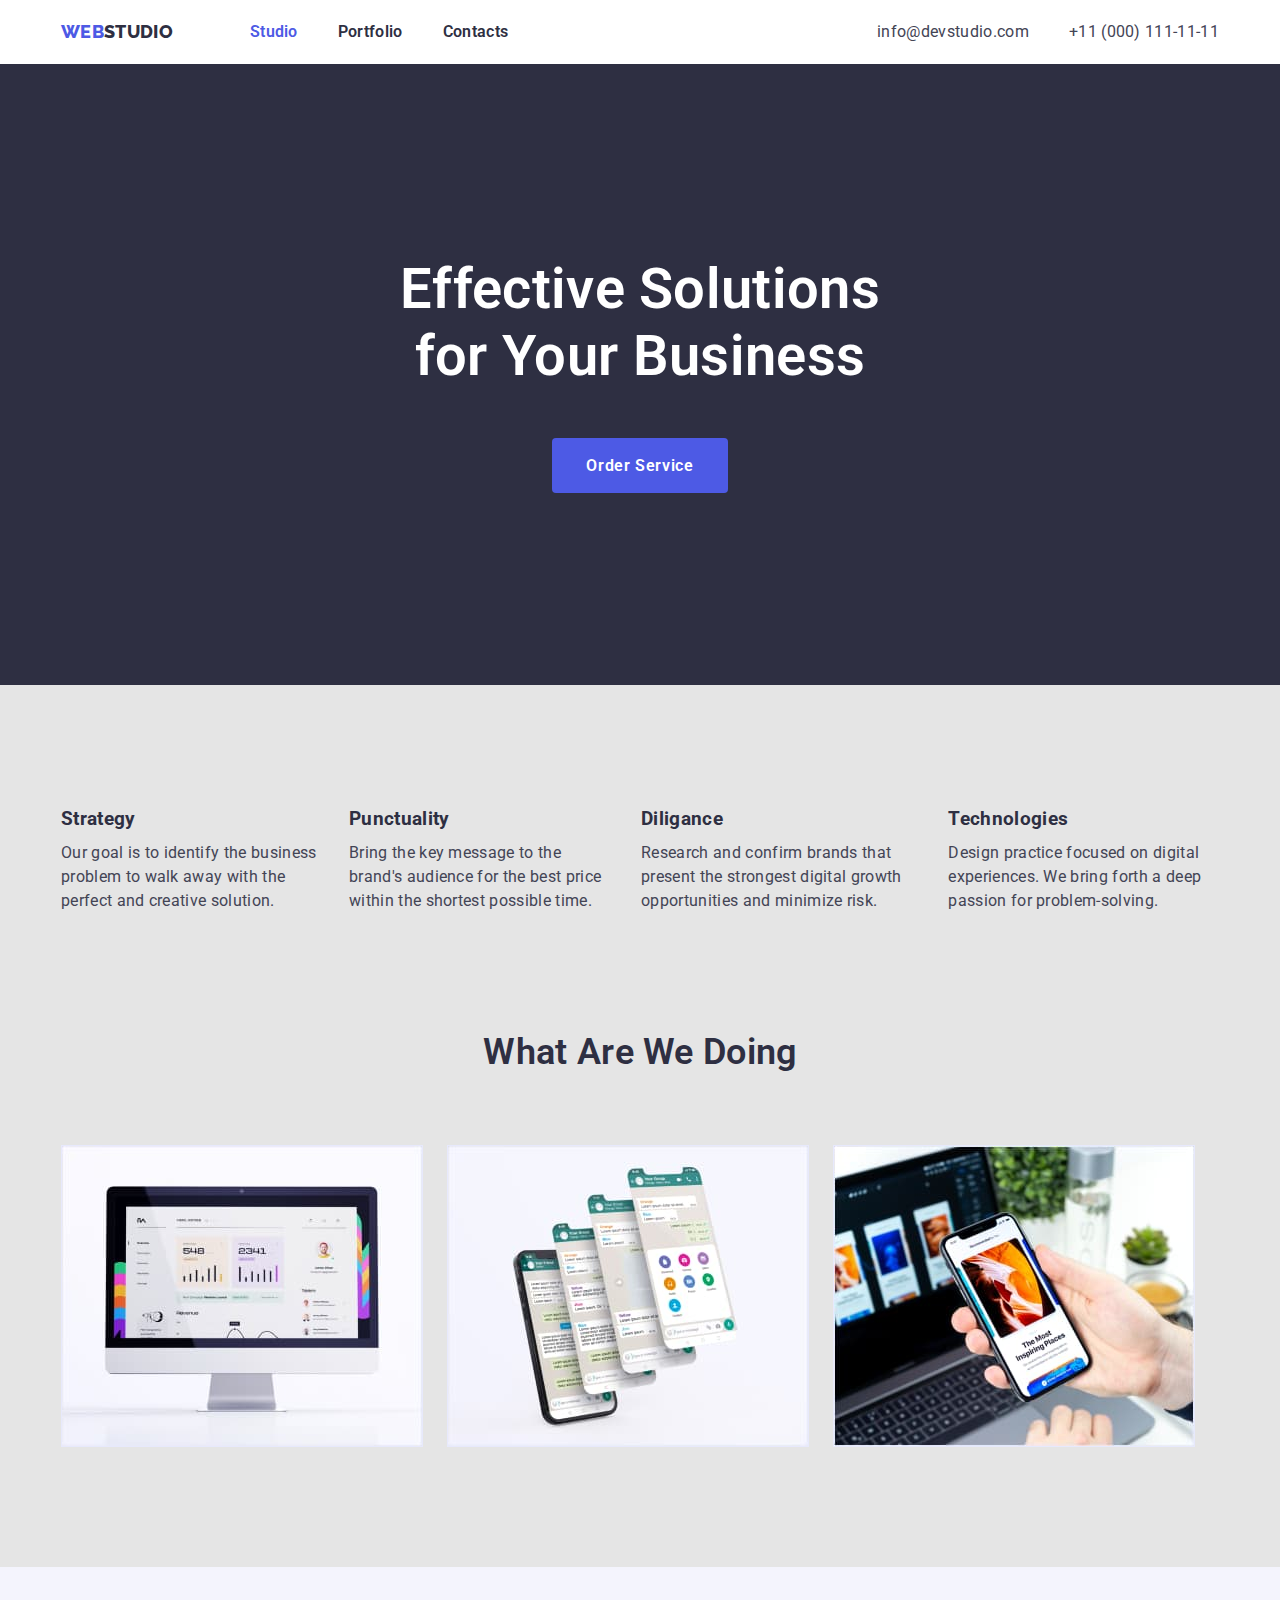
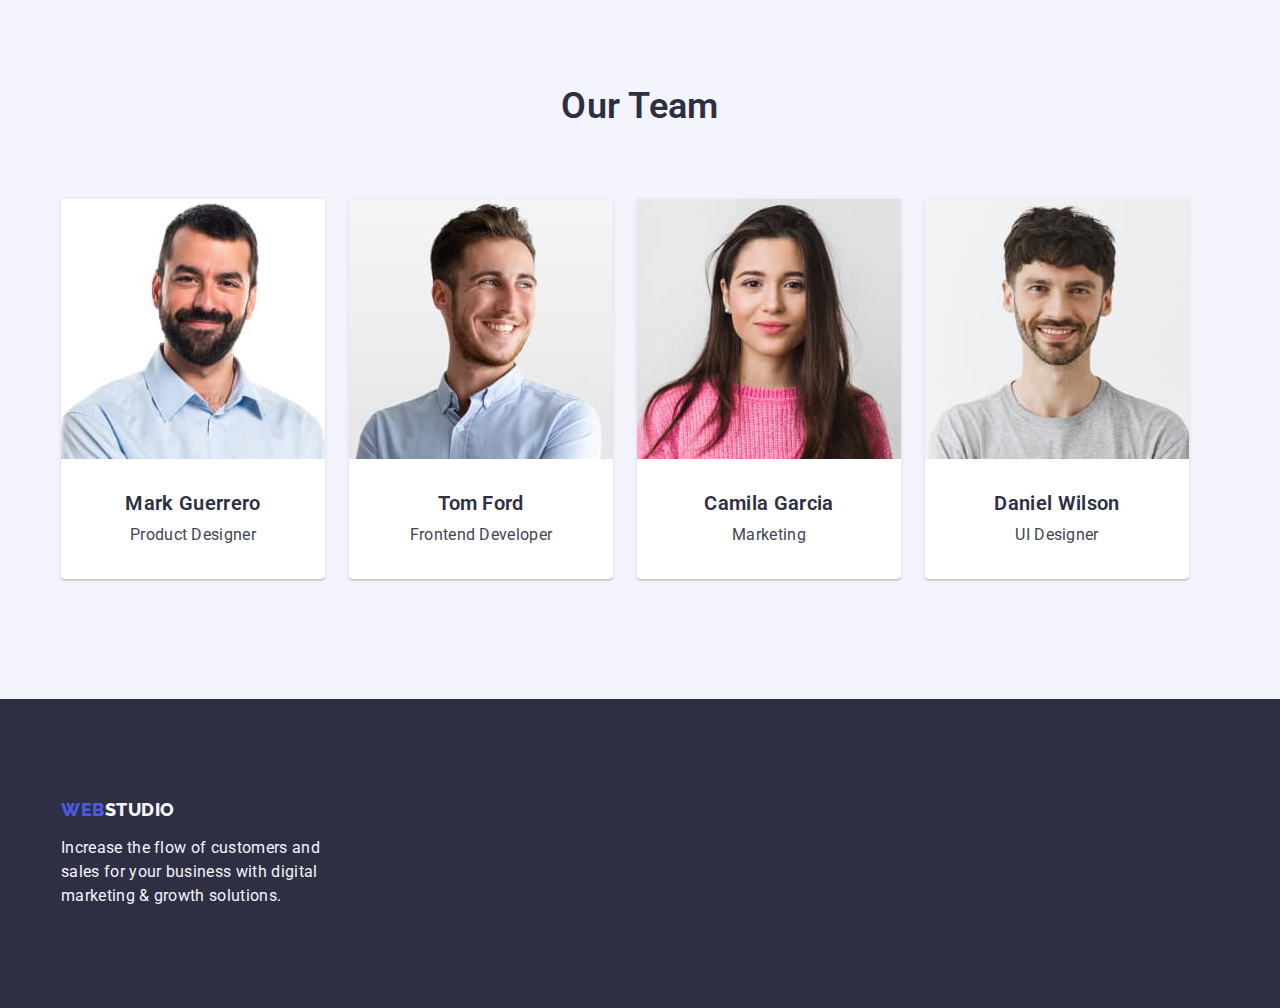
<file: index.html>
<!DOCTYPE html>
<html lang="en">
  <head>
    <meta charset="UTF-8" />
    <meta http-equiv="X-UA-Compatible" content="IE=edge" />
    <meta name="viewport" content="width=device-width, initial-scale=1.0" />
    <title>Document</title>
    <link
      href="https://fonts.googleapis.com/css2?family=Raleway:wght@800&family=Roboto:wght@400;700&display=swap"
      rel="stylesheet"
    />
    <link
      rel="stylesheet"
      href="https://cdnjs.cloudflare.com/ajax/libs/modern-normalize/1.1.0/modern-normalize.min.css"
      integrity="sha512-wpPYUAdjBVSE4KJnH1VR1HeZfpl1ub8YT/NKx4PuQ5NmX2tKuGu6U/JRp5y+Y8XG2tV+wKQpNHVUX03MfMFn9Q=="
      crossorigin="anonymous"
      referrerpolicy="no-referrer"
    />
    <link rel="stylesheet" href="./css/style.css" />
  </head>
  <body>
    <header class="page">
      <div class="container main-nav">
        <a href="./index.html" class="logo">
          <span class="first-logo"> WEB </span> STUDIO
        </a>
        <nav>
          <ul class="nav-page list">
            <li class="item"><a href="" class="link current">Studio</a></li>
            <li class="item">
              <a href="./portfolio.html" class="link">Portfolio</a>
            </li>
            <li class="item"><a href="" class="link">Contacts</a></li>
          </ul>
        </nav>
        <ul class="adress-nav list">
          <li class="item">
            <a class="link" href="mailto:info@devstudio.com"
              >info@devstudio.com</a
            >
          </li>
          <li class="item">
            <a class="link" href="tel:+110001111111">+11 (000) 111-11-11</a>
          </li>
        </ul>
      </div>
    </header>
    <main>
      <section class="hero">
        <h1 class="tittle">Effective Solutions<br />for Your Business</h1>
        <button type="button" class="button">Order Service</button>
      </section>
      <section class="feature section">
        <div class="container">
          <h2 class="tittle secret-name">Pluses of the company</h2>
          <ul class="features list">
            <li class="item">
              <h3 class="tittle">Strategy</h3>
              <p class="text">
                Our goal is to identify the business problem to walk away with
                the perfect and creative solution.
              </p>
            </li>
            <li class="item">
              <h3 class="tittle">Punctuality</h3>
              <p class="text">
                Bring the key message to the brand's audience for the best price
                within the shortest possible time.
              </p>
            </li>
            <li class="item">
              <h3 class="tittle">Diligance</h3>
              <p class="text">
                Research and confirm brands that present the strongest digital
                growth opportunities and minimize risk.
              </p>
            </li>
            <li class="item">
              <h3 class="tittle">Technologies</h3>
              <p class="text">
                Design practice focused on digital experiences. We bring forth a
                deep passion for problem-solving.
              </p>
            </li>
          </ul>
        </div>
      </section>
      <section class="company">
        <div class="container">
          <h2 class="company-tittle">What Are We Doing</h2>
          <ul class="company list">
            <li class="item">
              <img src="./img/Rectangle71.jpg" alt="desktop" width="360" />
            </li>
            <li class="item">
              <img src="./img/Rectangle72.jpg" alt="phone" width="360" />
            </li>
            <li class="item">
              <img src="./img/Rectangle73.jpg" alt="phone" width="360" />
            </li>
          </ul>
        </div>
      </section>
      <section class="team section">
        <div class="container">
          <h2 class="team-tittle">Our team</h2>
          <ul class="workers list">
            <li class="item">
              <img
                src="./img/img1.jpg"
                alt="co-worker"
                width="264"
                class="img-margin"
              />
              <h3 class="name">Mark Guerrero</h3>
              <p class="text">Product Designer</p>
            </li>
            <li class="item">
              <img
                src="./img/img2.jpg"
                alt="co-worker"
                width="264"
                class="img-margin"
              />
              <h3 class="name">Tom Ford</h3>
              <p class="text">Frontend Developer</p>
            </li>
            <li class="item">
              <img
                src="./img/img3.jpg"
                alt="co-worker"
                width="264"
                class="img-margin"
              />
              <h3 class="name">Camila Garcia</h3>
              <p class="text">Marketing</p>
            </li>
            <li class="item">
              <img
                src="./img/img4.jpg"
                alt="co-worker"
                width="264"
                class="img-margin"
              />
              <h3 class="name">Daniel Wilson</h3>
              <p class="text">UI Designer</p>
            </li>
          </ul>
        </div>
      </section>
    </main>
    <footer class="end">
      <div class="container">
        <a href="./index.html" class="end logo">
          <span class="first-logo"> WEB </span> STUDIO
        </a>
        <p class="text">
          Increase the flow of customers and <br />
          sales for your business with digital <br />
          marketing & growth solutions.
        </p>
      </div>
    </footer>
  </body>
</html>
</file>
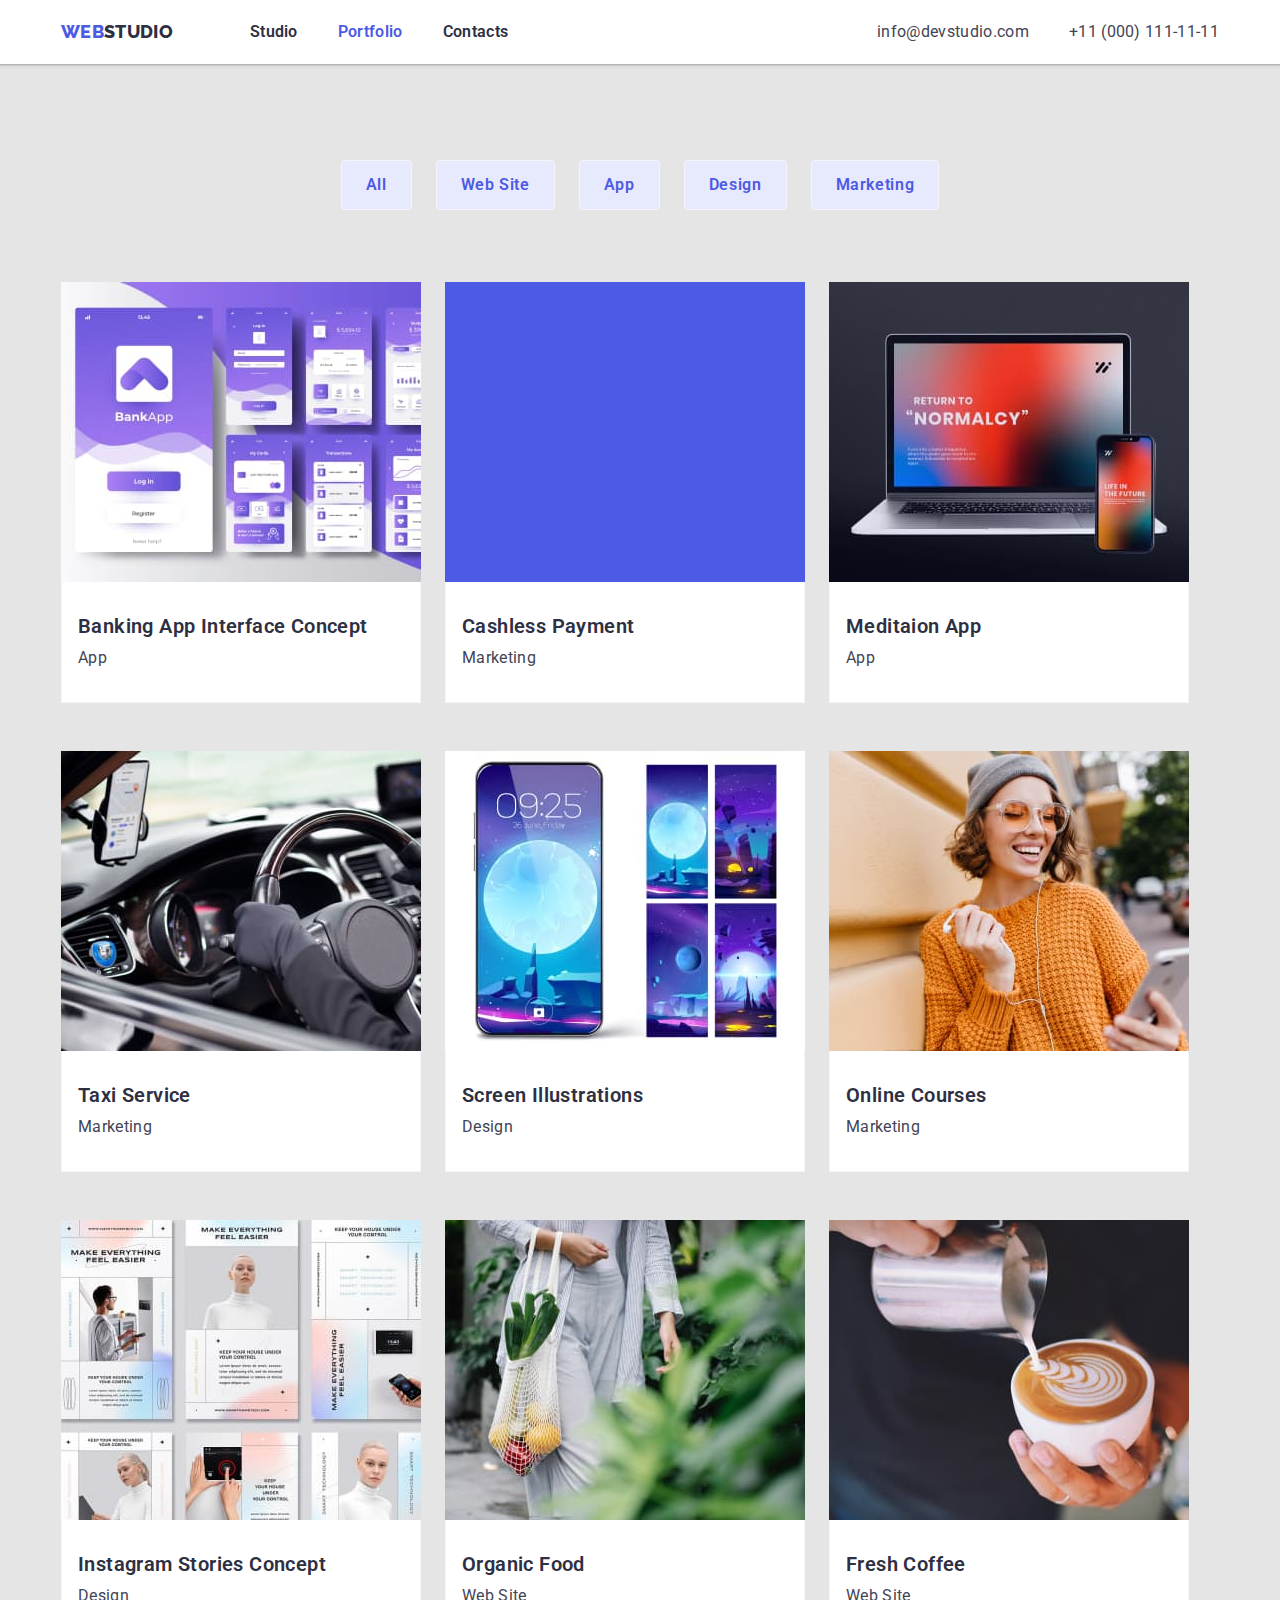
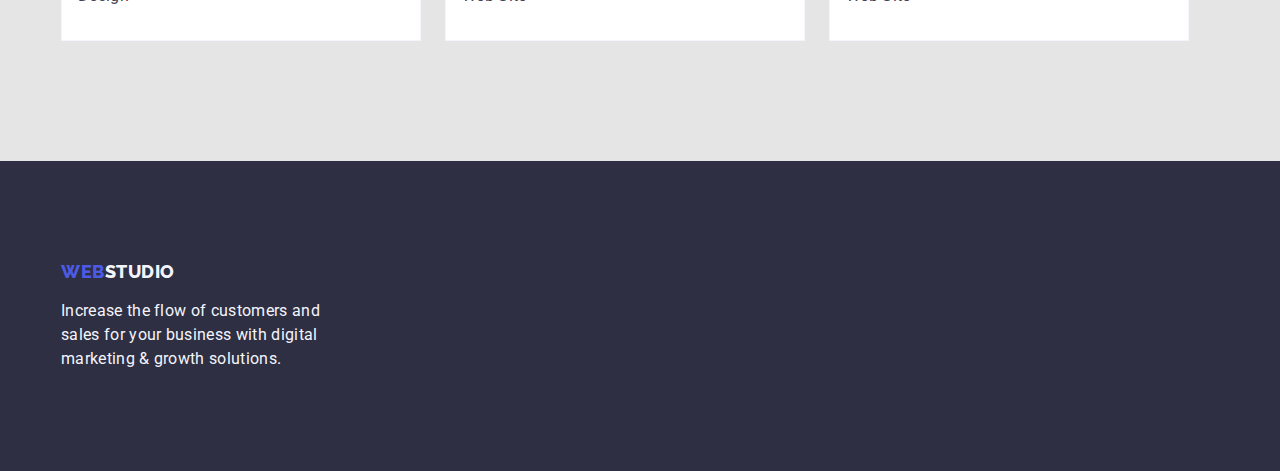
<file: portfolio.html>
<!DOCTYPE html>
<html lang="en">
  <head>
    <meta charset="UTF-8" />
    <meta http-equiv="X-UA-Compatible" content="IE=edge" />
    <meta name="viewport" content="width=device-width, initial-scale=1.0" />
    <title>Document</title>
    <link
      href="https://fonts.googleapis.com/css2?family=Raleway:wght@800&family=Roboto:wght@400;700&display=swap"
      rel="stylesheet"
    />
    <link
      rel="stylesheet"
      href="https://cdnjs.cloudflare.com/ajax/libs/modern-normalize/1.1.0/modern-normalize.min.css"
      integrity="sha512-wpPYUAdjBVSE4KJnH1VR1HeZfpl1ub8YT/NKx4PuQ5NmX2tKuGu6U/JRp5y+Y8XG2tV+wKQpNHVUX03MfMFn9Q=="
      crossorigin="anonymous"
      referrerpolicy="no-referrer"
    />
    <link rel="stylesheet" href="./css/style.css" />
  </head>
  <body>
    <header class="page">
      <div class="container">
        <div class="main-nav">
          <a href="./index.html" class="logo">
            <span class="first-logo"> WEB </span> STUDIO
          </a>
          <nav>
            <ul class="nav-page list">
              <li class="item">
                <a href="./index.html" class="link">Studio</a>
              </li>
              <li class="item">
                <a href="./portfolio.html" class="link current">Portfolio</a>
              </li>
              <li class="item"><a href="" class="link">Contacts</a></li>
            </ul>
          </nav>
          <ul class="adress-nav list">
            <li class="item">
              <a class="link" href="mailto:info@devstudio.com"
                >info@devstudio.com</a
              >
            </li>
            <li class="item">
              <a class="link" href="tel:+110001111111">+11 (000) 111-11-11</a>
            </li>
          </ul>
        </div>
      </div>
    </header>
    <main>
      <section class="portfolio">
        <div class="container">
          <ul class="buttons list">
            <li class="item">
              <button type="button" class="link">All</button>
            </li>
            <li class="item">
              <button type="button" class="link">Web Site</button>
            </li>
            <li class="item">
              <button type="button" class="link">App</button>
            </li>
            <li class="item">
              <button type="button" class="link">Design</button>
            </li>
            <li class="item">
              <button type="button" class="link">Marketing</button>
            </li>
          </ul>
          <h1 class="secret-name">Examples of work</h1>
          <ul class="examples list">
            <li class="item">
              <a href="" class="link"
                ><img
                  src="./img/portfolio-images/img1.jpg"
                  alt="App"
                  width="360"
                  height="300"
                  class="image"
                />
                <div class="border">
                  <h3 class="tittle">Banking App Interface Concept</h3>
                  <p class="examples-text">App</p>
                </div>
              </a>
            </li>
            <li class="item">
              <a href="" class="link"
                ><img
                  src="./img/portfolio-images/img2.jpg"
                  alt="Marketing"
                  width="360"
                  height="300"
                  class="image"
                />
                <div class="border">
                  <h3 class="tittle">Cashless Payment</h3>
                  <p class="examples-text">Marketing</p>
                </div>
              </a>
            </li>
            <li class="item">
              <a href="" class="link"
                ><img
                  src="./img/portfolio-images/img3.jpg"
                  alt="Meditation"
                  width="360"
                  height="300"
                  class="image"
                />
                <div class="border">
                  <h3 class="tittle">Meditaion App</h3>
                  <p class="examples-text">App</p>
                </div>
              </a>
            </li>
            <li class="item">
              <a href="" class="link"
                ><img
                  src="./img/portfolio-images/img4.jpg"
                  alt="Meditation"
                  width="360"
                  height="300"
                  class="image"
                />
                <div class="border">
                  <h3 class="tittle">Taxi Service</h3>
                  <p class="examples-text">Marketing</p>
                </div>
              </a>
            </li>
            <li class="item">
              <a href="" class="link"
                ><img
                  src="./img/portfolio-images/img5.jpg"
                  alt="Screen Illustrations"
                  width="360"
                  height="300"
                  class="image"
                />
                <div class="border">
                  <h3 class="tittle">Screen Illustrations</h3>
                  <p class="examples-text">Design</p>
                </div>
              </a>
            </li>
            <li class="item">
              <a href="" class="link"
                ><img
                  src="./img/portfolio-images/img6.jpg"
                  alt="Courses"
                  width="360"
                  height="300"
                  class="image"
                />
                <div class="border">
                  <h3 class="tittle">Online Courses</h3>
                  <p class="examples-text">Marketing</p>
                </div>
              </a>
            </li>
            <li class="item">
              <a href="" class="link"
                ><img
                  src="./img/portfolio-images/img7.jpg"
                  alt="Stories"
                  width="360"
                  height="300"
                  class="image"
                />
                <div class="border">
                  <h3 class="tittle">Instagram Stories Concept</h3>
                  <p class="examples-text">Design</p>
                </div>
              </a>
            </li>
            <li class="item">
              <a href="" class="link"
                ><img
                  src="./img/portfolio-images/img8.jpg"
                  alt="Food"
                  width="360"
                  height="300"
                  class="image"
                />
                <div class="border">
                  <h3 class="tittle">Organic Food</h3>
                  <p class="examples-text">Web Site</p>
                </div>
              </a>
            </li>
            <li class="item">
              <a href="" class="link"
                ><img
                  src="./img/portfolio-images/img9.jpg"
                  alt="Coffee"
                  width="360"
                  height="300"
                  class="image"
                />
                <div class="border">
                  <h3 class="tittle">Fresh Coffee</h3>
                  <p class="examples-text">Web Site</p>
                </div>
              </a>
            </li>
          </ul>
        </div>
      </section>
    </main>
    <footer class="end">
      <div class="container">
        <a href="./index.html" class="end logo">
          <span class="first-logo"> WEB </span> STUDIO
        </a>
        <p class="footers-text">
          Increase the flow of customers and <br />
          sales for your business with digital <br />
          marketing & growth solutions.
        </p>
      </div>
    </footer>
  </body>
</html>
</file>
<file: css/style.css>
:root {
  --headers-color: #2e2f42;
  --text-color: #434455;
  --primaty-bcg-color: #e5e5e5;
  --hover-link-color: #4d5ae5;
}
/*the main color of headers #2E2F42 */
/* the main color of text #434455*/

.container {
  margin-left: auto;
  margin-right: auto;
  width: 1158px;
  padding: 0 15px;
}
.list {
  list-style: none;
  padding: 0;
  margin: 0;
}
/*main*/
h1,
h2,
h3,
h4,
h5,
h6 {
  color: var(--headers-color);
  margin: 0;
}
ul {
  margin: 0;
  padding: 0;
}
body {
  background-color: var(--primaty-bcg-color);
  color: var(--text-color);
  font-family: Roboto, sans-serif;
  letter-spacing: 0.02em;
  font-size: 16px;
  line-height: 1.5;
  margin: 0;
}

img {
  display: block;
  height: auto;
  max-width: 100%;
}
.secret-name {
  position: absolute;
  width: 1px;
  height: 1px;
  margin: -1px;
  padding: 0;
  overflow: hidden;
  border: 0;
  clip: rect(0 0 0 0);
}
.section {
  padding-top: 120px;
  padding-bottom: 120px;
}

/*logotype*/
.page {
  background-color: #ffffff;
  box-shadow: 0px 2px 1px rgba(46, 47, 66, 0.08),
    0px 1px 1px rgba(46, 47, 66, 0.16), 0px 1px 6px rgba(46, 47, 66, 0.08);
}
.logo {
  display: flex;
  color: var(--headers-color);
  text-decoration: none;
  font-family: Raleway, sans-serif;
  font-weight: 800;
  font-size: 18px;
  line-height: 1.3;
  margin: 0;
  padding: 0;
  margin-right: 77px;
}
.first-logo {
  color: #4d5ae5;
  margin: 0;
  padding: 0;
}
.main-nav {
  display: flex;
  align-items: center;
}
/* page navigation*/
.container .nav-page {
  display: flex;

  color: #2e2f42;
  text-decoration: none;
  font-weight: 600;
  font-size: 16px;
  line-height: 1.5;
}
.nav-page .item:not(:last-child) {
  margin-right: 40px;
}
.nav-page .link:hover,
.nav-page .link:focus {
  color: var(--hover-link-color);
}
.nav-page .link {
  display: block;
  padding-top: 20px;
  padding-bottom: 20px;
  text-decoration: none;
  color: #2e2f42;
}
.nav-page .link.current {
  color: var(--hover-link-color);
}
/*Adresses of header*/
.adress-nav .link:hover,
.adress-nav .link:focus {
  color: var(--hover-link-color);
}
.adress-nav {
  display: flex;
  margin-left: auto;
}

.adress-nav .link {
  color: #434455;
  text-decoration: none;
  font-size: 16px;
  line-height: 1.5;
}
.adress-nav .item:not(:last-child) {
  margin-right: 40px;
}

/*under header section*/
.hero {
  background-color: #2e2f42;
  text-align: center;
  padding-top: 192px;
  padding-bottom: 192px;
}
.hero .tittle {
  color: #ffffff;
  font-weight: 600;
  font-size: 56px;
  line-height: 1.2;
  margin: 0;
  margin-bottom: 48px;
}
.button {
  color: #ffffff;
  background-color: #4d5ae5;
  font-family: inherit;
  font-weight: 600;
  font-size: 16px;
  line-height: 1.19;
  letter-spacing: 0.04em;
  border-radius: 4px;
  border-color: transparent;
  cursor: pointer;
  display: flex;
  justify-content: center;
  align-items: center;
  padding: 16px 32px;
  margin: 0 auto;
  margin-bottom: ;
}
.button:hover,
.button:focus {
  color: #fff;
  background-color: #404bbf;
}

/*Features*/
.features {
  display: flex;
  gap: 24px;
}
.features .item {
  min-width: 264px;
}
.features .tittle {
  margin: 0;
  padding: 0;
  margin-bottom: 8px;
}
.features .list.tittle {
  font-weight: 600;
  font-size: 20px;
  line-height: 1.2;
}
.features .text {
  font-weight: 400;
  padding: 0;
  margin: 0;
}

/*What are we doing*/
.company {
  padding-bottom: 120px;
}
.company-tittle {
  font-weight: 600;
  font-size: 36px;
  line-height: 1.1;
  text-align: center;
  text-transform: capitalize;
  margin-top: 0;
  margin-bottom: 72px;
  padding: 0;
}
.company .list {
  display: flex;
  padding-bottom: 0;
}
.company .item {
  background-blend-mode: soft-light, normal;
  border: 1px solid #e7e9fc;
}
.company .item {
  margin-right: 24px;
}
.company .item:last-child {
  margin-right: 0px;
}

/*Workers*/
.team {
  background-color: #f4f4fd;
}
.workers.list {
  display: flex;
  gap: 24px;
}
.team-tittle {
  font-weight: 600;
  font-size: 36px;
  line-height: 1.1;
  text-align: center;
  text-transform: capitalize;
  padding: 0;
  margin: 0;
  margin-bottom: 72px;
}
.workers .name {
  font-weight: 600;
  font-size: 20px;
  line-height: 1.2;
  padding: 0;
  margin: 0;
  text-align: center;
  margin-bottom: 8px;
}
.workers .text {
  padding: 0;
  margin: 0;
  text-align: center;
  margin-bottom: 32px;
}
.workers .item {
  background-color: #fff;
  box-shadow: 0px 1px 6px rgba(46, 47, 66, 0.08),
    0px 1px 1px rgba(46, 47, 66, 0.16), 0px 2px 1px rgba(46, 47, 66, 0.08);
  border-radius: 0px 0px 4px 4px;
}
.workers .img-margin {
  margin-bottom: 32px;
}
/* Footer*/
.end .logo {
  color: #f4f4fd;
  font-weight: 800;
  font-size: 18px;
  line-height: 1.2;
  letter-spacing: 0.03em;
  text-transform: uppercase;
  padding: 0;
}
.end {
  color: #f4f4fd;
  background-color: #2e2f42;
  margin: 0;
  padding-top: 100px;
  padding-bottom: 100px;
}
.end .text {
  font-size: 16px;
  line-height: 1.5;
  margin: 0;
  margin-top: 16px;
}
/*PORTFOLIO*/
.portfolio {
  padding-top: 96px;
  padding-bottom: 120px;
}

.buttons .link {
  color: #4d5ae5;
  background-color: #e7e9fc;
  font-family: inherit;
  font-weight: 600;
  font-size: 16px;
  line-height: 1.5;
  letter-spacing: 0.04em;
  padding: 12px 24px;
  margin-bottom: 72px;
  border: 1px solid #f4f4fd;
  border-radius: 4px;
}
.buttons .link:hover,
.buttons .link:focus {
  color: #ffffff;
  background-color: #4d5ae5;
  border-color: transparent;
}
.buttons {
  display: flex;
  justify-content: center;
  gap: 24px;
}

h1,
h2,
h3 {
  color: #2e2f42;
}
.examples {
  display: flex;
  flex-wrap: wrap;
  row-gap: 48px;
  column-gap: 24px;
}
.border {
  padding: 32px 16px;
  border-right: 0.5px solid #f4f4fd;
  border-left: 0.5px solid #f4f4fd;
  border-bottom: 0.5px solid #f4f4fd;
}
.examples .item {
  background-color: #fff;
  background: #ffffff;
}
.examples .link {
  text-decoration: none;
}
.examples .tittle {
  font-weight: 600;
  font-size: 20px;
  line-height: 1.2;
  letter-spacing: 0.02em;
  margin-bottom: 8px;
}
.examples-text {
  color: #434455;
  font-size: 16px;
  line-height: 1.5;
  letter-spacing: 0.02em;
  margin: 0;
}
.end {
  padding-bottom: 100px;
  padding-top: 100px;
}
.end .logo {
  margin-bottom: 16px;
}
.end .footers-text {
  margin: 0;
}
</file>
